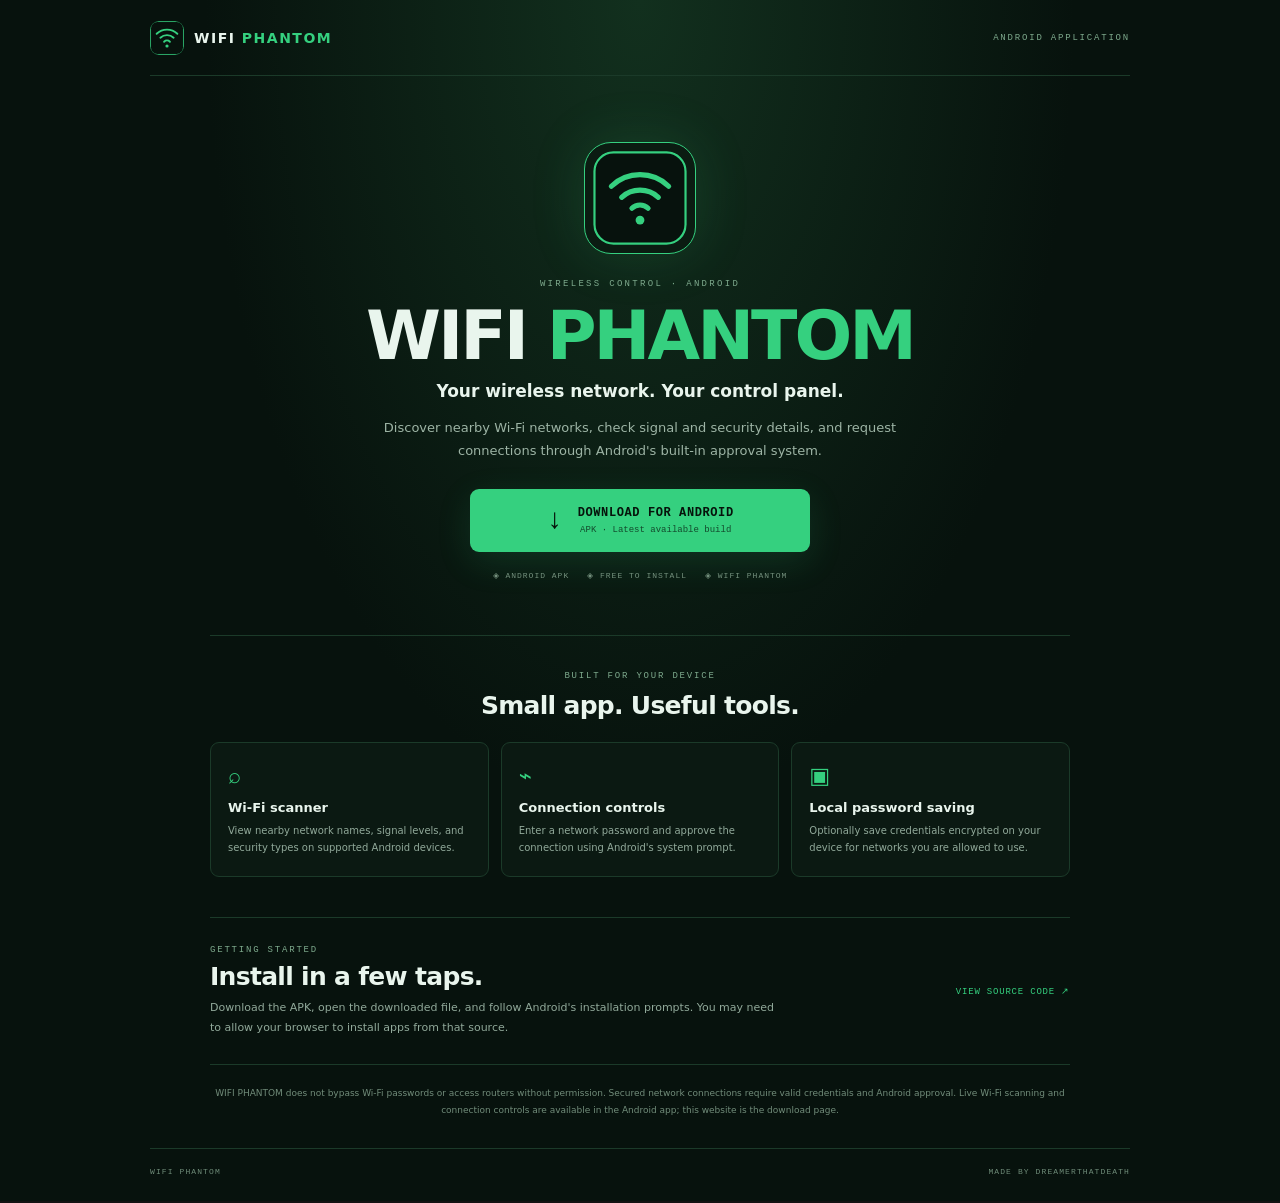
<file: index.html>
<!doctype html>
<html lang="en">
<head>
<meta charset="UTF-8">
<meta name="viewport" content="width=device-width,initial-scale=1,viewport-fit=cover">
<meta name="theme-color" content="#07120d">
<meta name="description" content="WIFI PHANTOM. A compact Android Wi-Fi scanning and network management app.">
<meta property="og:title" content="WIFI PHANTOM">
<meta property="og:description" content="Scan nearby Wi-Fi networks and manage approved connections from Android.">
<meta property="og:image" content="https://dreamerthatdeath.github.io/WIFI-PHANTOM/icon.svg">
<link rel="manifest" href="./manifest.webmanifest?v=9">
<link rel="icon" href="./icon.svg?v=9" type="image/svg+xml">
<link rel="apple-touch-icon" href="./icon.svg?v=9">
<link rel="stylesheet" href="./style.css?v=9">
<title>WIFI PHANTOM | Android App</title>
</head>
<body class="download-page">
<header class="download-header">
<a class="download-brand" href="./"><img src="./icon.svg?v=9" alt="WIFI PHANTOM icon"><span>WIFI <b>PHANTOM</b></span></a>
<span class="download-version">ANDROID APPLICATION</span>
</header>
<main class="download-main">
<section class="download-hero">
<div class="download-icon-wrap"><img src="./icon.svg?v=9" alt="WIFI PHANTOM app icon"></div>
<div class="download-label">WIRELESS CONTROL · ANDROID</div>
<h1>WIFI <span>PHANTOM</span></h1>
<p class="download-tagline">Your wireless network. Your control panel.</p>
<p class="download-description">Discover nearby Wi-Fi networks, check signal and security details, and request connections through Android's built-in approval system.</p>
<a class="download-button" href="https://github.com/DreamerThatDeath/WIFI-PHANTOM/releases/latest/download/WIFI-PHANTOM.apk"><span class="download-symbol">↓</span><span>DOWNLOAD FOR ANDROID<small>APK · Latest available build</small></span></a>
<div class="download-meta"><span>◈ ANDROID APK</span><span>◈ FREE TO INSTALL</span><span>◈ WIFI PHANTOM</span></div>
</section>
<section class="feature-section">
<div class="section-kicker">BUILT FOR YOUR DEVICE</div>
<h2>Small app. Useful tools.</h2>
<div class="feature-grid">
<article class="feature"><span>⌕</span><h3>Wi-Fi scanner</h3><p>View nearby network names, signal levels, and security types on supported Android devices.</p></article>
<article class="feature"><span>⌁</span><h3>Connection controls</h3><p>Enter a network password and approve the connection using Android's system prompt.</p></article>
<article class="feature"><span>▣</span><h3>Local password saving</h3><p>Optionally save credentials encrypted on your device for networks you are allowed to use.</p></article>
</div>
</section>
<section class="install-help">
<div><div class="section-kicker">GETTING STARTED</div><h2>Install in a few taps.</h2><p>Download the APK, open the downloaded file, and follow Android's installation prompts. You may need to allow your browser to install apps from that source.</p></div>
<a class="text-link" href="https://github.com/DreamerThatDeath/WIFI-PHANTOM">VIEW SOURCE CODE ↗</a>
</section>
<div class="download-disclaimer">WIFI PHANTOM does not bypass Wi-Fi passwords or access routers without permission. Secured network connections require valid credentials and Android approval. Live Wi-Fi scanning and connection controls are available in the Android app; this website is the download page.</div>
</main>
<footer class="download-footer"><span>WIFI PHANTOM</span><span>MADE BY DREAMERTHATDEATH</span></footer>
<script>
if (window.AndroidWifi) location.replace("./app.html");
if ("serviceWorker" in navigator) addEventListener("load",()=>navigator.serviceWorker.register("./sw.js").catch(()=>{}));
</script>
</body>
</html>
</file>
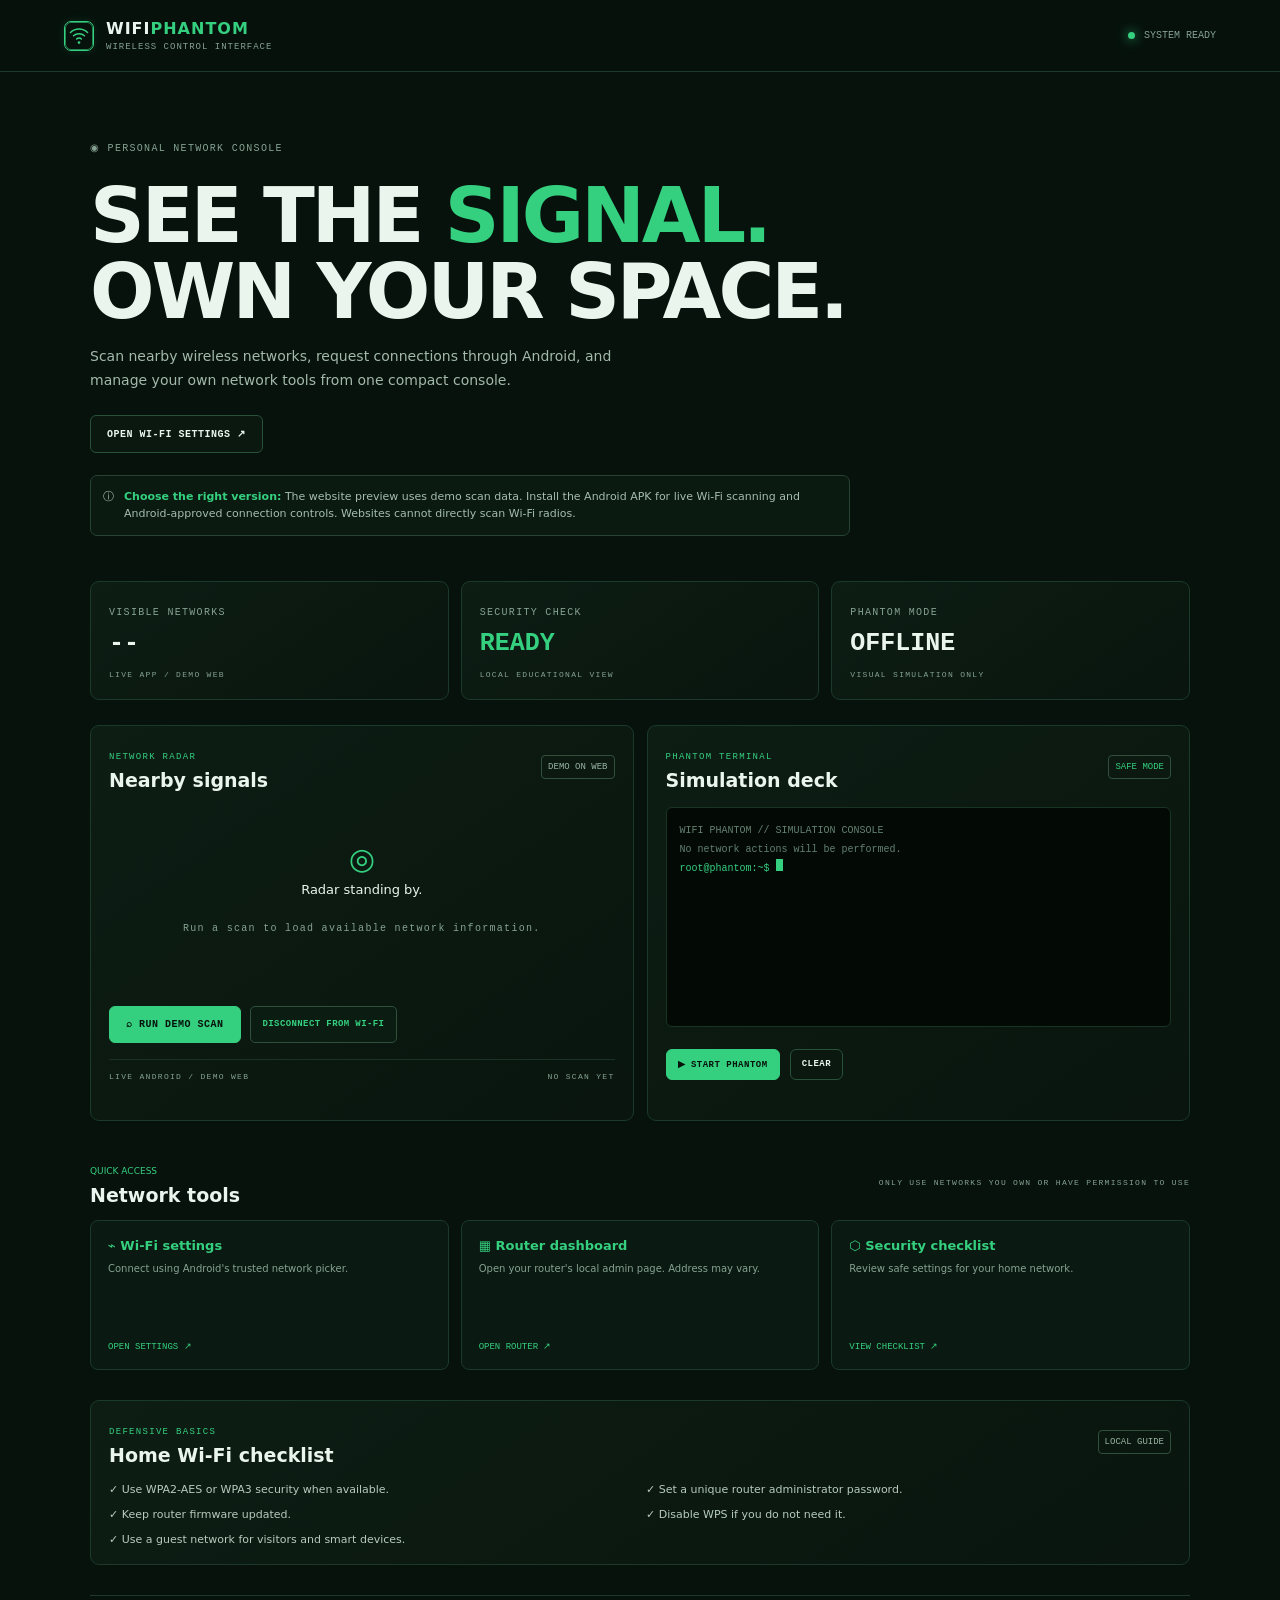
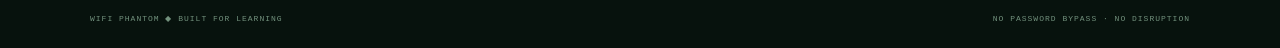
<file: app.html>
<!doctype html>
<html lang="en">
<head>
<meta charset="UTF-8">
<meta name="viewport" content="width=device-width,initial-scale=1,viewport-fit=cover">
<meta name="theme-color" content="#07120d">
<meta name="description" content="WIFI PHANTOM network console.">
<link rel="manifest" href="./manifest.webmanifest?v=9">
<link rel="icon" href="./icon.svg?v=9">
<link rel="apple-touch-icon" href="./icon.svg">
<link rel="stylesheet" href="./style.css?v=9">
<title>WIFI PHANTOM | Network Console</title>
</head>
<body>
<header class="topbar">
  <a class="brand" href="./"><img class="app-icon" src="./icon.svg?v=9" alt="WIFI PHANTOM app icon"><span>WIFI<span class="green">PHANTOM</span><small>WIRELESS CONTROL INTERFACE</small></span></a>
  <div class="status"><i></i><span id="systemStatus">SYSTEM READY</span></div>
</header>
<main class="shell">
<section class="hero">
  <div class="eyebrow">◉ PERSONAL NETWORK CONSOLE</div>
  <h1>SEE THE <b>SIGNAL.</b><br>OWN YOUR SPACE.</h1>
  <p>Scan nearby wireless networks, request connections through Android, and manage your own network tools from one compact console.</p>
  <div class="actions"><button class="secondary" id="wifiBtn">OPEN WI-FI SETTINGS ↗</button></div>
  <div class="notice">ⓘ <span><b>Choose the right version:</b> The website preview uses demo scan data. Install the Android APK for live Wi-Fi scanning and Android-approved connection controls. Websites cannot directly scan Wi-Fi radios.</span></div>
</section>

<section class="stats">
  <article><small>VISIBLE NETWORKS</small><strong id="networkCount">--</strong><label>LIVE APP / DEMO WEB</label></article>
  <article><small>SECURITY CHECK</small><strong class="green">READY</strong><label>LOCAL EDUCATIONAL VIEW</label></article>
  <article><small>PHANTOM MODE</small><strong id="phantomStatus">OFFLINE</strong><label>VISUAL SIMULATION ONLY</label></article>
</section>
<section class="columns">
  <article class="panel">
    <div class="heading"><div><small>NETWORK RADAR</small><h2>Nearby signals</h2></div><span class="pill">DEMO ON WEB</span></div>
    <div id="networkList" class="network-list"><div class="empty">◎<p>Radar standing by.</p><small>Run a scan to load available network information.</small></div></div>
    <div class="radar-actions"><button class="primary" id="scanBtn">⌕ SCAN WI-FI</button><button class="connect-action" id="disconnectBtn">DISCONNECT FROM WI-FI</button></div>
    <div class="foot"><span>LIVE ANDROID / DEMO WEB</span><span id="scanTime">NO SCAN YET</span></div>
  </article>
  <article class="panel">
    <div class="heading"><div><small>PHANTOM TERMINAL</small><h2>Simulation deck</h2></div><span class="pill green-pill">SAFE MODE</span></div>
    <div id="terminal" class="terminal" aria-live="polite"><div class="muted">WIFI PHANTOM // SIMULATION CONSOLE</div><div class="muted">No network actions will be performed.</div><div>root@phantom:~$ <i class="cursor"></i></div></div>
    <div class="actions"><button class="primary small" id="phantomBtn">▶ START PHANTOM</button><button class="secondary small" id="clearBtn">CLEAR</button></div>
  </article>
</section>
<section class="tools">
  <div class="heading"><div><small>QUICK ACCESS</small><h2>Network tools</h2></div><span class="sub">ONLY USE NETWORKS YOU OWN OR HAVE PERMISSION TO USE</span></div>
  <div class="tool-grid">
    <button class="tool" id="openSettings"><b>⌁ Wi-Fi settings</b><small>Connect using Android's trusted network picker.</small><em>OPEN SETTINGS ↗</em></button>
    <button class="tool" id="routerBtn"><b>▦ Router dashboard</b><small>Open your router's local admin page. Address may vary.</small><em>OPEN ROUTER ↗</em></button>
    <button class="tool" id="securityBtn"><b>⬡ Security checklist</b><small>Review safe settings for your home network.</small><em>VIEW CHECKLIST ↗</em></button>
  </div>
</section>
<section class="panel checklist" id="checklist">
  <div class="heading"><div><small>DEFENSIVE BASICS</small><h2>Home Wi-Fi checklist</h2></div><span class="pill">LOCAL GUIDE</span></div>
  <ul><li>✓ Use WPA2-AES or WPA3 security when available.</li><li>✓ Set a unique router administrator password.</li><li>✓ Keep router firmware updated.</li><li>✓ Disable WPS if you do not need it.</li><li>✓ Use a guest network for visitors and smart devices.</li></ul>
</section>
<footer><span>WIFI PHANTOM ◆ BUILT FOR LEARNING</span><span>NO PASSWORD BYPASS · NO DISRUPTION</span></footer>
</main>
<div id="toast" class="toast" role="status"></div>
<div id="passwordModal" class="modal" hidden><form id="passwordForm" class="modal-card"><div class="modal-kicker">SECURE NETWORK</div><h2 id="passwordTitle">Connect to Wi-Fi</h2><p id="passwordHint">Enter the network password. It is not saved.</p><label for="wifiPassword">WI-FI PASSWORD</label><input id="wifiPassword" type="password" autocomplete="off" maxlength="63" placeholder="Enter password"><label class="save-row"><input id="saveWifiPassword" type="checkbox"><span>Save password securely on this device</span></label><button type="button" class="saved-password" id="useSavedPassword" hidden>USE SAVED PASSWORD</button><div class="modal-actions"><button type="button" class="secondary" id="cancelConnect">CANCEL</button><button type="submit" class="primary" id="confirmConnect">CONNECT</button></div></form></div>
<script src="./app.js?v=9" defer></script>
</body>
</html>
</file>
<file: style.css>
:root{color-scheme:dark;--bg:#07120d;--panel:#0b1912;--line:#1b3a29;--green:#35d07f;--muted:#86a392;--white:#e9f5ed;--mono:ui-monospace,SFMono-Regular,Consolas,monospace}*{box-sizing:border-box}body{margin:0;background:var(--bg);color:var(--white);font-family:Inter,system-ui,sans-serif}.topbar{height:72px;border-bottom:1px solid var(--line);display:flex;align-items:center;justify-content:space-between;padding:0 5vw;position:sticky;top:0;background:#07120dee;z-index:3}.brand{display:flex;gap:12px;align-items:center;text-decoration:none;color:var(--white);font-weight:900;letter-spacing:1px}.brand small{display:block;color:var(--muted);font:9px var(--mono);margin-top:4px}.app-icon{width:30px;height:30px;flex:0 0 30px;border:1px solid var(--green);border-radius:7px;object-fit:cover;box-shadow:0 0 10px #35d07f22}.green,b{color:var(--green)}.status{font:10px var(--mono);color:var(--muted);display:flex;align-items:center;gap:9px}.status i{width:7px;height:7px;border-radius:50%;background:var(--green);box-shadow:0 0 12px var(--green)}button{cursor:pointer;font:inherit}.status button{background:#102218;color:var(--green);border:1px solid var(--line);padding:6px;border-radius:5px}.shell{width:min(1100px,90vw);margin:auto}.hero{padding:70px 0 30px}.eyebrow,.panel small,.stats small,.stats label,.foot,.sub{font:10px var(--mono);letter-spacing:1.3px;color:var(--muted)}.eyebrow span{border:1px solid var(--line);padding:4px 7px;margin-left:8px}h1{font-size:clamp(42px,7vw,76px);line-height:1;letter-spacing:-3px;margin:24px 0 15px} .hero p{color:#a3b9aa;max-width:560px;line-height:1.7;font-size:14px}.actions{display:flex;gap:10px;flex-wrap:wrap;margin:22px 0}.primary,.secondary{padding:12px 16px;border-radius:6px;font:bold 10px var(--mono);letter-spacing:.5px}.primary{background:var(--green);color:#06130b;border:1px solid var(--green)}.secondary{background:#0a1810;color:var(--white);border:1px solid #28513a}.primary:disabled{opacity:.6}.notice{display:flex;gap:10px;max-width:760px;border:1px solid #274331;background:#0a1a11;padding:12px;border-radius:7px;color:#a6bdae;font-size:11px;line-height:1.6}.stats{display:grid;grid-template-columns:repeat(3,1fr);gap:12px;margin:15px 0 25px}.stats article,.panel{background:linear-gradient(145deg,#0d1d14,#09150e);border:1px solid var(--line);border-radius:9px;padding:18px}.stats strong{display:block;font:800 25px var(--mono);margin:10px 0 4px}.stats label{font-size:8px}.columns{display:grid;grid-template-columns:1fr 1fr;gap:13px}.heading{display:flex;justify-content:space-between;align-items:center;gap:10px}.heading small,.panel small{color:var(--green);font-size:9px}.heading h2{font-size:19px;margin:6px 0 0}.pill{font:9px var(--mono);border:1px solid #31503c;padding:6px;border-radius:4px;color:#9ab5a3;white-space:nowrap}.green-pill{color:var(--green)}.network-list{min-height:185px;margin:15px 0}.empty{text-align:center;padding:35px 5px;color:var(--green);font-size:30px}.empty p{font-size:13px;color:var(--white);margin:6px}.empty small{font:10px var(--mono);color:var(--muted)}.network-row{display:flex;justify-content:space-between;padding:12px 0;border-bottom:1px solid #1a3324}.network-name{font-size:12px;font-weight:700}.network-meta{font:9px var(--mono);color:var(--muted);margin-top:5px}.network-tag{display:inline-block;font:8px var(--mono);border:1px solid #31503c;padding:3px 5px;margin-top:5px}.signal{font:9px var(--mono);color:var(--green);text-align:right}.foot{border-top:1px solid #1a3324;padding-top:12px;display:flex;justify-content:space-between;font-size:8px}.terminal{height:220px;overflow:auto;background:#030a06;border:1px solid #183523;border-radius:6px;margin:16px 0 10px;padding:13px;font:10px/1.9 var(--mono);color:var(--green)}.muted{color:#648171}.cursor{display:inline-block;width:7px;height:12px;background:var(--green);animation:blink 1s steps(2) infinite}@keyframes blink{50%{opacity:0}}.small{padding:9px 11px;font-size:9px}.tools{padding:38px 0 20px}.sub{font-size:8px}.tool-grid{display:grid;grid-template-columns:repeat(3,1fr);gap:12px;margin-top:14px}.tool{min-height:150px;text-align:left;display:flex;flex-direction:column;background:#0a1911;border:1px solid var(--line);border-radius:8px;padding:17px;color:var(--white)}.tool b{font-size:13px}.tool small{font-size:10px;color:var(--muted);line-height:1.6;margin-top:8px}.tool em{font:9px var(--mono);font-style:normal;color:var(--green);margin-top:auto;padding-top:14px}.tool:hover,.secondary:hover{border-color:var(--green)}.checklist{margin:10px 0 30px}.checklist ul{list-style:none;padding:0;margin:17px 0 0;display:grid;grid-template-columns:1fr 1fr;gap:12px}.checklist li{font-size:11px;color:#b7cbbd}footer{border-top:1px solid var(--line);padding:18px 0 28px;display:flex;justify-content:space-between;gap:12px;flex-wrap:wrap;color:#72917d;font:8px var(--mono);letter-spacing:1px}.toast{position:fixed;bottom:18px;left:50%;transform:translate(-50%,20px);opacity:0;background:#173323;border:1px solid var(--green);padding:11px 15px;border-radius:7px;font-size:11px;transition:.2s;z-index:9;max-width:90vw;text-align:center}.toast.show{opacity:1;transform:translate(-50%,0)}@media(max-width:740px){.columns{grid-template-columns:1fr}.tool-grid{grid-template-columns:1fr}.tool{min-height:120px}.stats{gap:7px}.stats article{padding:12px 9px}.stats strong{font-size:18px}.stats small{font-size:8px}.stats label{font-size:7px}.checklist ul{grid-template-columns:1fr}.sub{line-height:1.5}.hero{padding-top:48px}.topbar{height:64px}}@media(prefers-reduced-motion:reduce){*{animation:none!important;scroll-behavior:auto!important}}
.radar-actions{display:flex;gap:9px;flex-wrap:wrap;margin:0 0 16px}
.connect-action,.network-connect{background:#0b1c12;color:var(--green);border:1px solid #31503c;border-radius:5px;padding:10px 12px;font:bold 9px var(--mono);letter-spacing:.4px}
.connect-action:hover,.network-connect:hover{border-color:var(--green);background:#102719}
.network-row-right{display:flex;flex-direction:column;align-items:flex-end;gap:3px}
.network-connect{margin-top:7px;padding:7px 9px;font-size:8px}
.network-connect:disabled{opacity:.4;cursor:not-allowed}
.modal[hidden]{display:none}
.modal{position:fixed;inset:0;z-index:20;background:#000b;display:grid;place-items:center;padding:20px}
.modal-card{width:min(420px,100%);background:#0b1912;border:1px solid var(--green);border-radius:10px;padding:22px;box-shadow:0 20px 80px #000a}
.modal-kicker{font:9px var(--mono);letter-spacing:1.5px;color:var(--green)}
.modal-card h2{font-size:21px;margin:10px 0}
.modal-card p{font-size:12px;line-height:1.6;color:var(--muted)}
.modal-card label{display:block;font:9px var(--mono);color:var(--green);margin:18px 0 7px}
.modal-card input{width:100%;padding:13px;background:#030a06;color:var(--white);border:1px solid #31503c;border-radius:5px;font:13px var(--mono);outline:none}
.modal-card input:focus{border-color:var(--green)}
.modal-actions{display:flex;justify-content:flex-end;gap:9px;margin-top:20px}
@media(max-width:420px){.radar-actions button{flex:1}.network-row{gap:8px}.network-name{overflow-wrap:anywhere}}

.save-row{display:flex!important;align-items:center;gap:9px;margin:12px 0!important;color:#a3b9aa!important;font:10px var(--mono)!important;letter-spacing:0!important}
.save-row input{width:16px;height:16px;accent-color:var(--green)}
.saved-password{width:100%;margin-top:8px;padding:10px;background:#102719;color:var(--green);border:1px solid #31503c;border-radius:5px;font:bold 9px var(--mono)}

.install-card{display:grid;grid-template-columns:76px 1fr;align-items:center;gap:18px;margin:6px 0 25px;padding:20px;background:linear-gradient(120deg,#0d2116,#09150e);border:1px solid #2b6040;border-radius:10px;box-shadow:0 12px 40px #0003}
.install-logo{width:68px;height:68px;border-radius:16px;border:1px solid var(--green);box-shadow:0 0 24px #35d07f22}
.install-copy{min-width:0}.install-kicker{font:9px var(--mono);letter-spacing:1.4px;color:var(--green)}
.install-copy h2{font-size:21px;margin:6px 0}.install-copy p{font-size:11px;line-height:1.6;color:#a3b9aa;margin:0;max-width:650px}
.install-actions{grid-column:2;display:flex;gap:9px;flex-wrap:wrap}
.install-link{display:inline-flex;align-items:center;text-decoration:none}
.install-foot{grid-column:2;color:var(--muted);font:9px/1.6 var(--mono)}
@media(max-width:600px){.install-card{grid-template-columns:54px 1fr;gap:12px;padding:14px}.install-logo{width:52px;height:52px}.install-copy h2{font-size:17px}.install-copy p{font-size:10px}.install-actions,.install-foot{grid-column:1/-1}.install-actions>*{flex:1;justify-content:center;text-align:center}}

/* App-download landing page */
.download-page{min-height:100vh;background:radial-gradient(ellipse at 50% 0%,#12301e 0%,#07120d 48%);color:#e9f5ed}
.download-header{width:min(980px,90vw);height:76px;margin:auto;display:flex;align-items:center;justify-content:space-between;border-bottom:1px solid #1b3a29}
.download-brand{display:flex;align-items:center;gap:10px;text-decoration:none;color:#e9f5ed;font-size:14px;font-weight:900;letter-spacing:1.5px}
.download-brand img{width:34px;height:34px;border-radius:9px}
.download-brand b{color:#35d07f}
.download-version,.section-kicker{font:9px var(--mono);letter-spacing:1.8px;color:#7eaa8d}
.download-main{width:min(860px,90vw);margin:auto}
.download-hero{text-align:center;padding:66px 0 55px;display:flex;flex-direction:column;align-items:center}
.download-icon-wrap{width:112px;height:112px;padding:8px;border:1px solid #35d07f;border-radius:27px;background:#0b1c12;box-shadow:0 0 55px #35d07f25;margin-bottom:25px}
.download-icon-wrap img{width:100%;height:100%;border-radius:20px}
.download-label{font:9px var(--mono);letter-spacing:2.3px;color:#7eaa8d}
.download-hero h1{font-size:clamp(42px,9vw,68px);letter-spacing:-3px;margin:13px 0 5px}
.download-hero h1 span{color:#35d07f}
.download-tagline{font-size:17px;font-weight:650;margin:6px 0 0}
.download-description{max-width:550px;color:#9db4a5;font-size:13px;line-height:1.8;margin:15px auto 26px}
.download-button{display:flex;align-items:center;justify-content:center;gap:14px;min-width:min(340px,100%);padding:16px 24px;border-radius:9px;background:#35d07f;color:#06130b;text-decoration:none;font:bold 12px var(--mono);letter-spacing:.6px;box-shadow:0 10px 35px #35d07f22;transition:transform .18s,box-shadow .18s}
.download-button:hover{transform:translateY(-2px);box-shadow:0 14px 42px #35d07f38}
.download-button small{display:block;font:9px var(--mono);letter-spacing:0;margin-top:5px;opacity:.7}
.download-symbol{font-size:28px;font-weight:400}
.download-meta{display:flex;justify-content:center;gap:18px;flex-wrap:wrap;margin-top:19px;color:#75917e;font:8px var(--mono);letter-spacing:1px}
.feature-section{border-top:1px solid #1b3a29;padding:35px 0 40px;text-align:center}
.feature-section h2,.install-help h2{font-size:25px;margin:10px 0 22px;letter-spacing:-.7px}
.feature-grid{display:grid;grid-template-columns:repeat(3,1fr);gap:12px;text-align:left}
.feature{padding:20px 17px;background:#0b1912;border:1px solid #1b3a29;border-radius:9px}
.feature>span{font-size:22px;color:#35d07f}
.feature h3{font-size:13px;margin:12px 0 7px}
.feature p{font-size:10px;line-height:1.7;color:#91a99a;margin:0}
.install-help{border-top:1px solid #1b3a29;border-bottom:1px solid #1b3a29;padding:27px 0;display:flex;align-items:center;justify-content:space-between;gap:20px}
.install-help h2{margin:7px 0}
.install-help p{max-width:570px;color:#91a99a;font-size:11px;line-height:1.8;margin:0}
.text-link{white-space:nowrap;color:#35d07f;text-decoration:none;font:9px var(--mono);letter-spacing:.8px}
.download-disclaimer{padding:20px 0 30px;color:#718c7a;font-size:9px;line-height:1.8;text-align:center}
.download-footer{width:min(980px,90vw);margin:auto;border-top:1px solid #1b3a29;padding:18px 0 25px;display:flex;justify-content:space-between;color:#6f8c79;font:8px var(--mono);letter-spacing:1.1px}
@media(max-width:620px){.download-header{height:65px}.download-version{font-size:7px}.download-hero{padding:48px 0 40px}.download-icon-wrap{width:94px;height:94px}.download-description{font-size:12px}.feature-grid{grid-template-columns:1fr}.feature{padding:15px}.feature h3{margin-top:7px}.install-help{align-items:flex-start;flex-direction:column}.download-footer{font-size:7px}}
</file>
